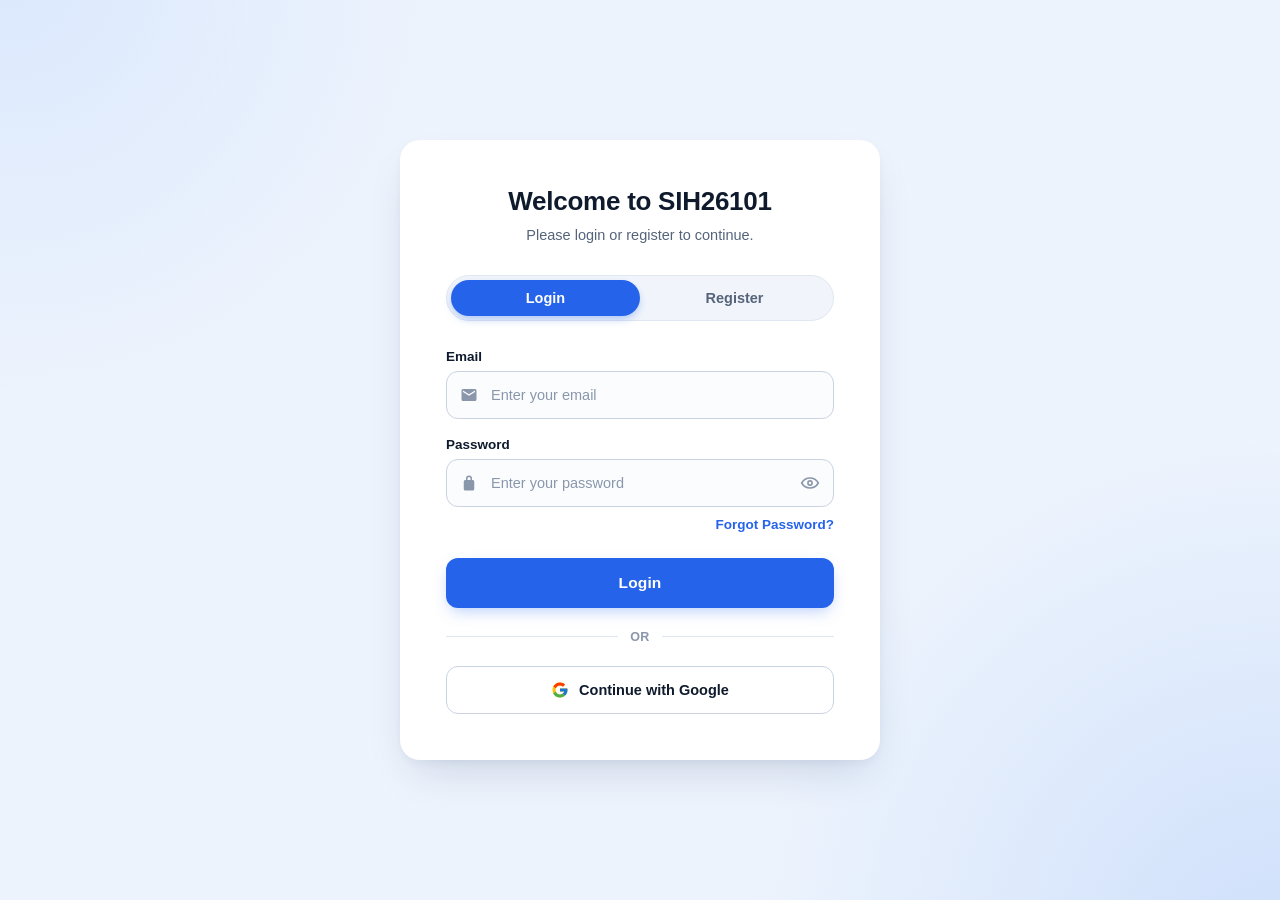
<file: index.html>
<!DOCTYPE html>
<html lang="en">
  <head>
    <meta charset="UTF-8">
    <meta http-equiv="X-UA-Compatible" content="IE=edge">
    <meta name="viewport" content="width=device-width, initial-scale=1.0">
    <title>SIH26101 — Authentication</title>
    <link rel="stylesheet" href="style.css">
    <script src="script.js" defer></script>
  </head>
  
  <body>        
    <main class="auth-page">
      <section class="form-container" aria-labelledby="auth-title">
        <h2 id="auth-title">Welcome to SIH26101</h2>
        <p id="auth-subtitle">Please login or register to continue.</p>
        
<!------------------------------------------------------------------LOGIN/REGISTER TOGGLE---------------------------------------------------------------------------------->
         
        <div class="auth-toggle" role="tablist" aria-label="Authentication mode">
            <!--Login-btn-->
          <button
            type="button"
            id="login-toggle"
            class="active"
            role="tab"
            aria-selected="true"
            aria-controls="login-form"
          >
            Login
          </button>
            <!--Register-btn-->
          <button
            type="button"
            id="register-toggle"
            role="tab"
            aria-selected="false"
            aria-controls="register-form"
          >
            Register
          </button>
        </div>
        
<!------------------------------------------------------------------LOGIN FORM---------------------------------------------------------------------------------->

        <form
          id="login-form"
          class="login-container"
          novalidate
          aria-label="Login form"
        >

        <!--Email Input-->
          <label for="login-email">Email</label>
          <div class="input-icon-wrapper">
            <input
              type="email"
              id="login-email"
              name="email"
              placeholder="Enter your email"
              autocomplete="email"
              required
              aria-describedby="login-email-error"
            />
            <svg class="input-icon" aria-hidden="true" viewBox="0 0 24 24">
              <path
                fill="currentColor"
                d="M20 4H4a2 2 0 0 0-2 2v12a2 2 0 0 0 2 2h16a2 2 0 0 0 2-2V6a2 2 0 0 0-2-2Zm0 4-8 5-8-5V6l8 5 8-5v2Z"
              />
            </svg>
            <span class="input-indicator" aria-hidden="true">
                <svg xmlns="http://www.w3.org/2000/svg" viewBox="0 0 24 24">
                    <path
                        d="M12 2C6.489 2 2 6.489 2 12s4.489 10 10 10 10-4.489 10-10S17.511 2 12 2Zm4.707 8.707-5 5A.996.996 0 0 1 11 16c-.256 0-.512-.098-.707-.293l-3-3a1 1 0 0 1 1.414-1.414L11 13.586l4.293-4.293a1 1 0 1 1 1.414 1.414Z"
                        fill="#40C057"
                    />
                </svg>
            </span>
          </div>

          <p id="login-email-error" class="field-error" aria-live="polite"></p>

          <!--Password Input-->
          <label for="login-password">Password</label>
          <div class="input-icon-wrapper">
            <input
              type="password"
              id="login-password"
              name="password"
              placeholder="Enter your password"
              autocomplete="current-password"
              required
              aria-describedby="login-password-error"
            />
            <svg class="input-icon" aria-hidden="true" viewBox="0 0 24 24">
              <path
                fill="currentColor"
                d="M17 8h-1V6a4 4 0 0 0-8 0v2H7a2 2 0 0 0-2 2v10a2 2 0 0 0 2 2h10a2 2 0 0 0 2-2V10a2 2 0 0 0-2-2Zm-7-2a2 2 0 0 1 4 0v2h-4V6Z"
              />
            </svg>
            <button
              type="button"
              class="password-toggle"
              data-target="login-password"
              aria-label="Show password"
              aria-pressed="false"
            >
                <svg aria-hidden="true" viewBox="0 0 24 24" width="20" height="20">
                    <path
                        fill="none"
                        stroke="currentColor"
                        stroke-width="2"
                        stroke-linecap="round"
                        stroke-linejoin="round"
                        d="M2 12s3.5-6 10-6 10 6 10 6-3.5 6-10 6S2 12 2 12Z"
                    />
                    <circle
                        cx="12"
                        cy="12"
                        r="2.5"
                        fill="none"
                        stroke="currentColor"
                        stroke-width="2"
                    />
                </svg>
          </div>
          <p id="login-password-error" class="field-error" aria-live="polite"></p>

          <div class="forgot-password-row">
            <a class="forgot-password" href="#forgot-password">Forgot Password?</a>
          </div>

          <button type="submit" id="login-btn">Login</button>

          <div class="auth-divider" aria-hidden="true">OR</div>

          <button type="button" class="google-btn" id="google-signin-btn">
            <span class="google-icon" aria-hidden="true">
                <svg
                    class="google-icon"
                    xmlns="http://www.w3.org/2000/svg"
                    viewBox="0 0 48 48"
                    aria-hidden="true"
                >
                    <path
                        fill="#FFC107"
                        d="M43.611 20.083H42V20H24v8h11.303C33.654 32.657 29.223 36 24 36c-6.627 0-12-5.373-12-12S17.373 12 24 12c3.059 0 5.842 1.154 7.961 3.039l5.657-5.657C34.046 6.053 29.268 4 24 4 12.955 4 4 12.955 4 24s8.955 20 20 20 20-8.955 20-20c0-1.341-.138-2.65-.389-3.917Z"
                    />
                    <path
                        fill="#FF3D00"
                        d="m6.306 14.691 6.571 4.819C14.655 15.108 18.961 12 24 12c3.059 0 5.842 1.154 7.961 3.039l5.657-5.657C34.046 6.053 29.268 4 24 4c-7.682 0-14.344 4.337-17.694 10.691Z"
                    />
                    <path
                        fill="#4CAF50"
                        d="M24 44c5.166 0 9.86-1.977 13.409-5.192l-6.19-5.238C29.211 35.091 26.715 36 24 36c-5.202 0-9.619-3.317-11.283-7.946l-6.522 5.025C9.505 39.556 16.227 44 24 44Z"
                    />
                    <path
                        fill="#1976D2"
                        d="M43.611 20.083H42V20H24v8h11.303a12.04 12.04 0 0 1-4.087 5.571l6.19 5.238C36.971 39.205 44 34 44 24c0-1.341-.138-2.65-.389-3.917Z"
                    />
                </svg>
            </span>
            Continue with Google
          </button>
        </form>
        
<!------------------------------------------------------------------REGISTER FORM---------------------------------------------------------------------------------->
        
        <form
          id="register-form"
          class="register-container hidden"
          novalidate
          aria-label="Registration form"
        >
        <!--Full Name Input-->
          <label for="register-name">Full Name</label>
          <div class="input-icon-wrapper">
            <input
              type="text"
              id="register-name"
              name="fullName"
              placeholder="Enter your full name"
              autocomplete="name"
              required
              aria-describedby="register-name-error"
            />
            <svg class="input-icon" aria-hidden="true" viewBox="0 0 24 24">
              <path
                fill="currentColor"
                d="M12 12a4 4 0 1 0 0-8 4 4 0 0 0 0 8Zm0 2c-4.42 0-8 2.01-8 4.5V20h16v-1.5c0-2.49-3.58-4.5-8-4.5Z"
              />
            </svg>
            <span class="input-indicator" aria-hidden="true">
                <svg xmlns="http://www.w3.org/2000/svg" viewBox="0 0 24 24">
                    <path
                        d="M12 2C6.489 2 2 6.489 2 12s4.489 10 10 10 10-4.489 10-10S17.511 2 12 2Zm4.707 8.707-5 5A.996.996 0 0 1 11 16c-.256 0-.512-.098-.707-.293l-3-3a1 1 0 0 1 1.414-1.414L11 13.586l4.293-4.293a1 1 0 1 1 1.414 1.414Z"
                        fill="#40C057"
                    />
                </svg>
            </span>
          </div>
          <p id="register-name-error" class="field-error" aria-live="polite"></p>

          <!--Email Input-->
          <label for="register-email">Email</label>
          <div class="input-icon-wrapper">
            <input
              type="email"
              id="register-email"
              name="email"
              placeholder="Enter your email"
              autocomplete="email"
              required
              disabled
              aria-describedby="register-email-error"
            />
            <svg class="input-icon" aria-hidden="true" viewBox="0 0 24 24">
              <path
                fill="currentColor"
                d="M20 4H4a2 2 0 0 0-2 2v12a2 2 0 0 0 2 2h16a2 2 0 0 0 2-2Zm0 4-8 5-8-5V6l8 5 8-5v2Z"
              />
            </svg>
            <span class="input-indicator" aria-hidden="true">
                    <svg xmlns="http://www.w3.org/2000/svg" viewBox="0 0 24 24">
                    <path
                        d="M12 2C6.489 2 2 6.489 2 12s4.489 10 10 10 10-4.489 10-10S17.511 2 12 2Zm4.707 8.707-5 5A.996.996 0 0 1 11 16c-.256 0-.512-.098-.707-.293l-3-3a1 1 0 0 1 1.414-1.414L11 13.586l4.293-4.293a1 1 0 1 1 1.414 1.414Z"
                        fill="#40C057"
                    />
                    </svg>
            </span>
          </div>
          <p id="register-email-error" class="field-error" aria-live="polite"></p>

          <!--Password Input-->
          <label for="register-password">Password</label>
          <div class="input-icon-wrapper">
            <input
              type="password"
              id="register-password"
              name="password"
              placeholder="Create a password"
              autocomplete="new-password"
              required
              disabled
              aria-describedby="register-password-error password-requirements"
            />
            <svg class="input-icon" aria-hidden="true" viewBox="0 0 24 24">
              <path
                fill="currentColor"
                d="M17 8h-1V6a4 4 0 0 0-8 0v2H7a2 2 0 0 0-2 2v10a2 2 0 0 0 2 2h10a2 2 0 0 0 2-2Zm-7-2a2 2 0 0 1 4 0v2h-4V6Z"
              />
            </svg>
            <button
              type="button"
              class="password-toggle"
              data-target="register-password"
              aria-label="Show password"
              aria-pressed="false"
            >
                <svg aria-hidden="true" viewBox="0 0 24 24" width="20" height="20">
                    <path
                        fill="none"
                        stroke="currentColor"
                        stroke-width="2"
                        stroke-linecap="round"
                        stroke-linejoin="round"
                        d="M2 12s3.5-6 10-6 10 6 10 6-3.5 6-10 6S2 12 2 12Z"
                    />
                    <circle
                        cx="12"
                        cy="12"
                        r="2.5"
                        fill="none"
                        stroke="currentColor"
                        stroke-width="2"
                    />
                </svg>
            </button>
          </div>
          <p id="register-password-error" class="field-error" aria-live="polite"></p>

          <ul id="password-requirements" class="password-requirements">
            <li data-requirement="minLength">At least 8 characters</li>
            <li data-requirement="uppercase">At least 1 uppercase letter</li>
            <li data-requirement="lowercase">At least 1 lowercase letter</li>
            <li data-requirement="number">At least 1 number</li>
            <li data-requirement="special">At least 1 special character</li>
          </ul>

          <!--Confirm Password Input-->
          <label for="register-confirm-password">Confirm Password</label>
          <div class="input-icon-wrapper">
            <input
              type="password"
              id="register-confirm-password"
              name="confirmPassword"
              placeholder="Confirm your password"
              autocomplete="new-password"
              required
              disabled
              aria-describedby="register-confirm-password-error"
            />
            <svg class="input-icon" aria-hidden="true" viewBox="0 0 24 24">
              <path
                fill="currentColor"
                d="M17 8h-1V6a4 4 0 0 0-8 0v2H7a2 2 0 0 0-2 2v10a2 2 0 0 0 2 2h10a2 2 0 0 0-2-2Zm-7-2a2 2 0 0 1 4 0v2h-4V6Z"
              />
            </svg>
            <button
              type="button"
              class="password-toggle"
              data-target="register-confirm-password"
              aria-label="Show password"
              aria-pressed="false"
            >
                <svg aria-hidden="true" viewBox="0 0 24 24" width="20" height="20">
                    <path
                        fill="none"
                        stroke="currentColor"
                        stroke-width="2"
                        stroke-linecap="round"
                        stroke-linejoin="round"
                        d="M2 12s3.5-6 10-6 10 6 10 6-3.5 6-10 6S2 12 2 12Z"
                    />
                    <circle
                        cx="12"
                        cy="12"
                        r="2.5"
                        fill="none"
                        stroke="currentColor"
                        stroke-width="2"
                    />
                </svg>
            </button>
          </div>
          <p
            id="register-confirm-password-error"
            class="field-error"
            aria-live="polite"
          ></p>

          <button type="submit" id="register-btn" disabled>Register</button>
        </form>
      </section>
    </main>
  </body>
</html>
</file>
<file: style.css>
/* ==========================================================================
   1. DESIGN TOKENS
   ========================================================================== */
:root {
  /* Brand / accent blues */
  --color-primary: #2563eb;
  --color-primary-dark: #1d4ed8;
  --color-primary-darker: #1e40af;
  --color-primary-light: #3b82f6;
  --color-primary-tint: #eff6ff;
  --color-primary-tint-strong: #dbeafe;

  /* Neutrals */
  --color-bg: #eef4fc;
  --color-card-bg: #ffffff;
  --color-text-primary: #0f1b2d;
  --color-text-secondary: #55647a;
  --color-text-muted: #8a97ab;
  --color-border: #e1e7f0;
  --color-border-strong: #c9d3e2;

  /* Semantic states */
  --color-success: #15803d;
  --color-success-bg: #f0fdf4;
  --color-success-border: #86efac;
  --color-error: #dc2626;
  --color-error-bg: #fef2f2;
  --color-error-border: #fca5a5;

  /* Disabled */
  --color-disabled-bg: #f3f5f8;
  --color-disabled-border: #e6e9ef;
  --color-disabled-text: #b0b8c4;

  /* Surfaces / shapes */
  --shape-blue-1: #cfe0fb;
  --shape-blue-2: #dbe8fd;

  /* Typography */
  --font-family-base: -apple-system, BlinkMacSystemFont, "Segoe UI", Roboto,
    "Helvetica Neue", Arial, "Noto Sans", sans-serif, "Apple Color Emoji",
    "Segoe UI Emoji";

  /* Radii */
  --radius-sm: 8px;
  --radius-md: 12px;
  --radius-lg: 20px;
  --radius-pill: 999px;

  /* Shadows */
  --shadow-card: 0 20px 45px -15px rgba(15, 40, 90, 0.18),
    0 4px 12px -4px rgba(15, 40, 90, 0.08);
  --shadow-btn: 0 6px 16px -4px rgba(37, 99, 235, 0.35);
  --shadow-btn-hover: 0 8px 20px -4px rgba(37, 99, 235, 0.45);

  /* Motion */
  --transition-fast: 160ms ease;
  --transition-base: 240ms cubic-bezier(0.4, 0, 0.2, 1);
  --transition-slow: 320ms cubic-bezier(0.4, 0, 0.2, 1);

  /* Card sizing */
  --card-max-width: 440px;
  --card-padding: 40px;
}


/* ==========================================================================
   2. RESET & BASE
   ========================================================================== */
*,
*::before,
*::after {
  box-sizing: border-box;
}

html {
  -webkit-text-size-adjust: 100%;
}

body {
  margin: 0;
  font-family: var(--font-family-base);
  color: var(--color-text-primary);
  background-color: var(--color-bg);
  -webkit-font-smoothing: antialiased;
  -moz-osx-font-smoothing: grayscale;
}

h2,
p {
  margin: 0;
}

button {
  font-family: inherit;
}

input {
  font-family: inherit;
}


/* ==========================================================================
   3. PAGE LAYOUT & BACKGROUND
   ========================================================================== */
.auth-page {
  position: relative;
  min-height: 100vh;
  width: 100%;
  display: flex;
  align-items: center;
  justify-content: center;
  overflow: hidden;
  padding: 24px;
  background-image: linear-gradient(rgba(234, 242, 255, 0.25), rgba(234, 242, 255, 0.25));
  background-position: center;
}

/* Subtle decorative background shapes, CSS only */
.auth-page::before,
.auth-page::after {
  content: "";
  position: absolute;
  border-radius: 50%;
  z-index: 0;
  pointer-events: none;
}

.auth-page::before {
  width: 520px;
  height: 520px;
  top: -220px;
  left: -180px;
  background: radial-gradient(
    circle at 30% 30%,
    var(--shape-blue-2) 0%,
    rgba(219, 232, 253, 0) 70%
  );
}

.auth-page::after {
  width: 620px;
  height: 620px;
  bottom: -280px;
  right: -220px;
  background: radial-gradient(
    circle at 70% 70%,
    var(--shape-blue-1) 0%,
    rgba(207, 224, 251, 0) 70%
  );
}


/* ==========================================================================
   4. AUTH CARD
   ========================================================================== */
.form-container {
  position: relative;
  z-index: 1;
  width: 100%;
  max-width: var(--card-max-width);
  background-color: var(--color-card-bg);
  border-radius: var(--radius-lg);
  box-shadow: var(--shadow-card);
  padding: var(--card-padding);
  display: flex;
  flex-direction: column;
}


/* ==========================================================================
   5. HEADER (TITLE / SUBTITLE)
   ========================================================================== */
#auth-title {
  font-size: 26px;
  font-weight: 700;
  letter-spacing: -0.01em;
  text-align: center;
  color: var(--color-text-primary);
}

#auth-subtitle {
  margin-top: 8px;
  font-size: 14.5px;
  line-height: 1.5;
  text-align: center;
  color: var(--color-text-secondary);
}


/* ==========================================================================
   6. LOGIN / REGISTER TOGGLE
   ========================================================================== */
.auth-toggle {
  position: relative;
  display: flex;
  margin-top: 28px;
  padding: 4px;
  background-color: #f1f5fb;
  border: 1px solid var(--color-border);
  border-radius: var(--radius-pill);
}

.auth-toggle button {
  position: relative;
  z-index: 1;
  flex: 1 1 50%;
  border: none;
  background: transparent;
  cursor: pointer;
  padding: 10px 16px;
  font-size: 14.5px;
  font-weight: 600;
  color: var(--color-text-secondary);
  border-radius: var(--radius-pill);
  transition: color var(--transition-base);
}

.auth-toggle button:focus-visible {
  outline: 2px solid var(--color-primary);
  outline-offset: 2px;
}

/* Sliding active indicator, built with pseudo-element on the wrapper */
.auth-toggle::before {
  content: "";
  position: absolute;
  top: 4px;
  left: 4px;
  width: calc(50% - 4px);
  height: calc(100% - 8px);
  background-color: var(--color-primary);
  border-radius: var(--radius-pill);
  box-shadow: 0 4px 10px -2px rgba(37, 99, 235, 0.4);
  transition: transform var(--transition-base);
}

.auth-toggle button#register-toggle.active ~ *,
.auth-toggle:has(#register-toggle.active)::before {
  transform: translateX(100%);
}

.auth-toggle button.active {
  color: #ffffff;
}

.auth-toggle button:not(.active):hover {
  color: var(--color-primary-dark);
}


/* ==========================================================================
   7. FORM LAYOUT & LABELS
   ========================================================================== */
.login-container,
.register-container {
  display: flex;
  flex-direction: column;
  margin-top: 28px;
  animation: form-enter var(--transition-slow);
}

.login-container.hidden,
.register-container.hidden {
  display: none;
}

.login-container label,
.register-container label {
  font-size: 13.5px;
  font-weight: 600;
  color: var(--color-text-primary);
  margin-bottom: 7px;
}

.login-container label:not(:first-child),
.register-container label:not(:first-child) {
  margin-top: 18px;
}


/* ==========================================================================
   8. INPUTS (BASE, ICONS, STATES)
   ========================================================================== */
.login-container input,
.register-container input {
  width: 100%;
  height: 48px;
  padding: 0 44px 0 44px;
  font-size: 15px;
  color: var(--color-text-primary);
  background-color: #fbfcfe;
  border: 1.5px solid var(--color-border-strong);
  border-radius: var(--radius-md);
  transition: border-color var(--transition-base),
    background-color var(--transition-base),
    box-shadow var(--transition-base);
}

.login-container input::placeholder,
.register-container input::placeholder {
  color: var(--color-text-muted);
  font-size: 14.5px;
}

/* Hover state */
.login-container input:hover,
.register-container input:hover {
  border-color: var(--color-primary-light);
}

/* Focus state */
.login-container input:focus,
.register-container input:focus {
  outline: none;
  border-color: var(--color-primary);
  background-color: #ffffff;
  box-shadow: 0 0 0 4px var(--color-primary-tint-strong);
}

/* Icon placeholders: inputs are expected to sit inside a wrapper that
   positions a leading icon. Space is reserved via left padding above.
   These utility classes style an icon element if/when markup provides one
   (e.g. <span class="input-icon">) without altering existing HTML. */
.input-icon-wrapper {
  position: relative;
}

.input-icon {
  position: absolute;
  left: 14px;
  top: 50%;
  transform: translateY(-50%);
  width: 18px;
  height: 18px;
  color: var(--color-text-muted);
  pointer-events: none;
  transition: color var(--transition-base);
}

.login-container input:focus ~ .input-icon,
.register-container input:focus ~ .input-icon {
  color: var(--color-primary);
}

/* Right-side space reserved for validation icons / password toggle */
.input-indicator {
  position: absolute;
  right: 14px;
  top: 50%;
  transform: translateY(-50%);
  width: 18px;
  height: 18px;
  display: flex;
  align-items: center;
  justify-content: center;
  color: var(--color-text-muted);
  transition: color var(--transition-base), opacity var(--transition-base);
}

.input-indicator {
  opacity: 0;
  pointer-events: none;
}

.input-indicator svg {
  width: 18px;
  height: 18px;
}

.input-icon-wrapper:has(input.valid) .input-indicator {
  opacity: 1;
}

/* -------------------- Validation state utility classes -------------------- */

/* Normal (default) — no override needed, base styles above apply */

/* Invalid / error */
.login-container input.invalid,
.register-container input.invalid,
.login-container input:invalid.touched,
.register-container input:invalid.touched {
  border-color: var(--color-error-border);
  background-color: var(--color-error-bg);
}

.login-container input.invalid:focus,
.register-container input.invalid:focus {
  border-color: var(--color-error);
  box-shadow: 0 0 0 4px rgba(220, 38, 38, 0.12);
}

/* Valid / success */
.login-container input.valid,
.register-container input.valid {
  border-color: var(--color-success-border);
  background-color: var(--color-success-bg);
}

.login-container input.valid:focus,
.register-container input.valid:focus {
  border-color: var(--color-success);
  box-shadow: 0 0 0 4px rgba(21, 128, 61, 0.12);
}

/* Disabled */
.login-container input:disabled,
.register-container input:disabled,
.login-container input.disabled,
.register-container input.disabled {
  background-color: var(--color-disabled-bg);
  border-color: var(--color-disabled-border);
  color: var(--color-disabled-text);
  cursor: not-allowed;
  box-shadow: none;
}

.login-container input:disabled::placeholder,
.register-container input:disabled::placeholder {
  color: var(--color-disabled-text);
}


/* ==========================================================================
   9. PASSWORD REQUIREMENTS
   ========================================================================== */
.password-requirements {
  list-style: none;
  margin: 10px 0 0 0;
  padding: 0;
  display: flex;
  flex-direction: column;
  gap: 6px;
}

.password-requirements li {
  display: flex;
  align-items: center;
  gap: 8px;
  font-size: 13px;
  color: var(--color-text-muted);
  transition: color var(--transition-base);
}

/* Check indicator dot/icon, neutral by default */
.password-requirements li::before {
  content: "";
  flex: 0 0 auto;
  width: 15px;
  height: 15px;
  border-radius: 50%;
  border: 1.5px solid var(--color-border-strong);
  background-color: transparent;
  transition: background-color var(--transition-base),
    border-color var(--transition-base);
}

/* Satisfied requirement */
.password-requirements li.met {
  color: var(--color-success);
}

.password-requirements li.met::before {
  border-color: var(--color-success);
  background-color: var(--color-success);
  background-image: url("data:image/svg+xml;charset=UTF-8,%3Csvg xmlns='http://www.w3.org/2000/svg' viewBox='0 0 16 16' fill='none'%3E%3Cpath d='M3.5 8.5L6.5 11.5L12.5 4.5' stroke='white' stroke-width='1.8' stroke-linecap='round' stroke-linejoin='round'/%3E%3C/svg%3E");
  background-repeat: no-repeat;
  background-position: center;
  background-size: 10px 10px;
}

/* Password input reflecting "all requirements met" success state */
#register-password.requirements-met {
  border-color: var(--color-success-border);
  background-color: var(--color-success-bg);
}

#register-password.requirements-met:focus {
  border-color: var(--color-success);
  box-shadow: 0 0 0 4px rgba(21, 128, 61, 0.12);
}


/* ==========================================================================
   10. PASSWORD TOGGLE (SHOW/HIDE) ICON
   ========================================================================== */
.password-toggle {
  position: absolute;
  right: 14px;
  top: 50%;
  transform: translateY(-50%);
  width: 20px;
  height: 20px;
  display: flex;
  align-items: center;
  justify-content: center;
  background: transparent;
  border: none;
  padding: 0;
  color: var(--color-text-muted);
  cursor: pointer;
  transition: color var(--transition-fast);
}

.password-toggle:hover {
  color: var(--color-primary);
}

.password-toggle:focus-visible {
  outline: 2px solid var(--color-primary);
  outline-offset: 2px;
  border-radius: 4px;
}


/* ==========================================================================
   11. BUTTONS (PRIMARY)
   ========================================================================== */
#login-btn,
#register-btn {
  width: 100%;
  height: 50px;
  margin-top: 26px;
  border: none;
  border-radius: var(--radius-md);
  background-color: var(--color-primary);
  color: #ffffff;
  font-size: 15.5px;
  font-weight: 600;
  letter-spacing: 0.01em;
  cursor: pointer;
  box-shadow: var(--shadow-btn);
  transition: background-color var(--transition-base),
    box-shadow var(--transition-base), transform var(--transition-fast);
}

#login-btn:hover,
#register-btn:hover {
  background-color: var(--color-primary-dark);
  box-shadow: var(--shadow-btn-hover);
}

#login-btn:active,
#register-btn:active {
  background-color: var(--color-primary-darker);
  transform: translateY(1px);
  box-shadow: 0 3px 10px -3px rgba(37, 99, 235, 0.4);
}

#login-btn:focus-visible,
#register-btn:focus-visible {
  outline: 2px solid var(--color-primary-darker);
  outline-offset: 3px;
}

#login-btn:disabled,
#register-btn:disabled {
  background-color: var(--color-disabled-border);
  color: var(--color-disabled-text);
  cursor: not-allowed;
  box-shadow: none;
  transform: none;
}

/* Loading state: apply class="loading" via JS alongside disabled button */
#login-btn.loading,
#register-btn.loading {
  color: transparent;
  pointer-events: none;
  position: relative;
}

#login-btn.loading::after,
#register-btn.loading::after {
  content: "";
  position: absolute;
  top: 50%;
  left: 50%;
  width: 20px;
  height: 20px;
  margin: -10px 0 0 -10px;
  border: 2.5px solid rgba(255, 255, 255, 0.4);
  border-top-color: #ffffff;
  border-radius: 50%;
  animation: btn-spin 700ms linear infinite;
}


/* ==========================================================================
   12. DIVIDER ("OR")
   ========================================================================== */
.auth-divider {
  display: flex;
  align-items: center;
  gap: 12px;
  margin: 22px 0;
  color: var(--color-text-muted);
  font-size: 12.5px;
  font-weight: 600;
  text-transform: uppercase;
  letter-spacing: 0.04em;
}

.auth-divider::before,
.auth-divider::after {
  content: "";
  flex: 1 1 auto;
  height: 1px;
  background-color: var(--color-border);
}


/* ==========================================================================
   13. GOOGLE SIGN-IN BUTTON
   ========================================================================== */
.google-btn {
  width: 100%;
  height: 48px;
  display: flex;
  align-items: center;
  justify-content: center;
  gap: 10px;
  background-color: #ffffff;
  border: 1.5px solid var(--color-border-strong);
  border-radius: var(--radius-md);
  color: var(--color-text-primary);
  font-size: 14.5px;
  font-weight: 600;
  cursor: pointer;
  transition: background-color var(--transition-fast),
    border-color var(--transition-fast), box-shadow var(--transition-fast);
}

.google-btn .google-icon {
  width: 18px;
  height: 18px;
  flex: 0 0 auto;
}

.google-btn:hover {
  background-color: #f8fafc;
  border-color: var(--color-border-strong);
  box-shadow: 0 2px 8px -2px rgba(15, 40, 90, 0.1);
}

.google-btn:active {
  background-color: #f1f5f9;
}

.google-btn:focus-visible {
  outline: 2px solid var(--color-primary);
  outline-offset: 2px;
}

.google-btn:disabled {
  background-color: var(--color-disabled-bg);
  border-color: var(--color-disabled-border);
  color: var(--color-disabled-text);
  cursor: not-allowed;
}


/* ==========================================================================
   14. LINKS
   ========================================================================== */
.auth-link,
.forgot-password {
  color: var(--color-primary);
  font-size: 13.5px;
  font-weight: 600;
  text-decoration: none;
  transition: color var(--transition-fast);
}

.auth-link:hover,
.forgot-password:hover {
  color: var(--color-primary-dark);
  text-decoration: underline;
}

.auth-link:focus-visible,
.forgot-password:focus-visible {
  outline: 2px solid var(--color-primary);
  outline-offset: 2px;
  border-radius: 3px;
}

.forgot-password-row {
  display: flex;
  justify-content: flex-end;
  margin-top: 10px;
}


/* ==========================================================================
   15. FORM TRANSITION ANIMATION
   ========================================================================== */
@keyframes form-enter {
  from {
    opacity: 0;
    transform: translateY(6px);
  }
  to {
    opacity: 1;
    transform: translateY(0);
  }
}

@keyframes btn-spin {
  to {
    transform: rotate(360deg);
  }
}


/* ==========================================================================
   16. RESPONSIVE MEDIA QUERIES
   ========================================================================== */

/* Small mobile phones (< 380px) */
@media (max-width: 379px) {
  .auth-page {
    padding: 14px;
  }

  .form-container {
    max-width: 100%;
    padding: 26px 20px;
    border-radius: var(--radius-md);
  }

  #auth-title {
    font-size: 21px;
  }

  #auth-subtitle {
    font-size: 13px;
  }

  .login-container input,
  .register-container input {
    height: 44px;
    font-size: 14px;
    padding-left: 40px;
    padding-right: 40px;
  }

  #login-btn,
  #register-btn,
  .google-btn {
    height: 46px;
    font-size: 14.5px;
  }
}

/* Large mobile phones (380px – 575px) */
@media (min-width: 380px) and (max-width: 575px) {
  .form-container {
    max-width: 100%;
    padding: 32px 22px;
  }

  #auth-title {
    font-size: 23px;
  }
}

/* Tablets (576px – 900px) */
@media (min-width: 576px) and (max-width: 900px) {
  .form-container {
    max-width: 480px;
    padding: 44px;
  }

  #auth-title {
    font-size: 27px;
  }

  .login-container input,
  .register-container input {
    height: 50px;
  }
}

/* Laptops (901px – 1279px) */
@media (min-width: 901px) and (max-width: 1279px) {
  .form-container {
    max-width: 460px;
  }
}

/* Large desktop monitors (>= 1280px) */
@media (min-width: 1280px) {
  .form-container {
    max-width: 480px;
    padding: 46px;
  }

  .auth-page::before {
    width: 640px;
    height: 640px;
  }

  .auth-page::after {
    width: 760px;
    height: 760px;
  }
}

/* Touch devices: ensure comfortable tap targets */
@media (hover: none) and (pointer: coarse) {
  .auth-toggle button,
  #login-btn,
  #register-btn,
  .google-btn,
  .password-toggle {
    min-height: 44px;
  }
}


/* ==========================================================================
   17. ACCESSIBILITY HELPERS
   ========================================================================== */

/* Respect reduced motion preference */
@media (prefers-reduced-motion: reduce) {
  *,
  *::before,
  *::after {
    animation-duration: 0.01ms !important;
    animation-iteration-count: 1 !important;
    transition-duration: 0.01ms !important;
    scroll-behavior: auto !important;
  }
}

/* Ensure any focusable element inside the card always has a visible ring */
.form-container :focus-visible {
  outline: 2px solid var(--color-primary);
  outline-offset: 2px;
}

/* Screen-reader only helper text (e.g. for validation messages) */
.sr-only {
  position: absolute;
  width: 1px;
  height: 1px;
  padding: 0;
  margin: -1px;
  overflow: hidden;
  clip: rect(0, 0, 0, 0);
  white-space: nowrap;
  border: 0;
}

/* Successful authentication notice */
.auth-success-notice {
  position: fixed;
  inset: 0;
  z-index: 50;
  display: grid;
  place-items: center;
  padding: 24px;
  background: rgba(15, 23, 42, 0.28);
  opacity: 0;
  pointer-events: none;
  transition: opacity 220ms ease;
}

.auth-success-notice.visible { opacity: 1; }

.auth-success-card {
  width: min(100%, 380px);
  padding: 26px 28px;
  text-align: center;
  background: #fff;
  border: 1px solid rgba(64, 192, 87, 0.34);
  border-radius: 18px;
  box-shadow: 0 20px 48px rgba(15, 23, 42, 0.2);
  transform: translateY(10px) scale(0.98);
  transition: transform 220ms ease;
}

.auth-success-notice.visible .auth-success-card {
  transform: translateY(0) scale(1);
}

.auth-success-icon {
  display: grid;
  place-items: center;
  width: 42px;
  height: 42px;
  margin: 0 auto 13px;
  color: #fff;
  background: #2f9e44;
  border-radius: 50%;
  font-size: 21px;
  font-weight: 800;
}

.auth-success-card strong {
  display: block;
  color: #1f2937;
  font-size: 18px;
}

.auth-success-card p {
  margin: 8px 0 0;
  color: #667085;
  font-size: 14px;
  line-height: 1.5;
}
</file>
<file: onboarding.css>
/* =========================================================
   CareerPath — Onboarding Styles
   ========================================================= */

:root {
  /* Color tokens */
  --color-bg: #F5F7FA;
  --color-surface: #FFFFFF;
  --color-ink: #12151A;
  --color-ink-soft: #5B6570;
  --color-ink-faint: #98A2AC;
  --color-border: #E4E8EC;
  --color-border-soft: #EDF0F3;

  --color-progress-bg: #DCEFFC;   /* light sky blue */
  --color-progress-bg-2: #E9F5FD;
  --color-progress-border: #10131a60; /* dark black border */
  --color-fill: #10131A;          /* progress bar fill */

  --color-green: #2E9B57;
  --color-green-strong: #1F8A47;
  --color-green-bg: #EAF9EF;
  --color-green-border: #34B25E;

  --color-muted-bg: #EEF0F2;
  --color-muted-text: #A3ACB4;

  /* Type */
  --font-display: 'Fraunces', Georgia, serif;
  --font-body: 'Inter', -apple-system, BlinkMacSystemFont, 'Segoe UI', sans-serif;

  /* Radii */
  --radius-lg: 22px;
  --radius-md: 16px;
  --radius-sm: 11px;
  --radius-pill: 999px;

  /* Motion */
  --ease-standard: cubic-bezier(.4, 0, .2, 1);
  --dur-select: 220ms;
  --dur-question: 380ms;
  --dur-plant: 600ms;

  /* Layout */
  --shell-max: 1220px;
}

@media (prefers-reduced-motion: reduce) {
  *, *::before, *::after {
    animation-duration: 0.001ms !important;
    transition-duration: 0.001ms !important;
  }
}

* { box-sizing: border-box; }

html, body {
  margin: 0;
  padding: 0;
  background: whitesmoke;
  color: var(--color-ink);
  font-family: var(--font-body);
  -webkit-font-smoothing: antialiased;
  overflow-x: hidden;
}

button {
  font-family: inherit;
}

:focus-visible {
  outline: 2px solid #1D6FE0;
  outline-offset: 2px;
  border-radius: 6px;
}

/* =========================================================
   SHELL
   ========================================================= */

.app-shell {
  max-width: var(--shell-max);
  margin: 0 auto;
  padding: 28px 32px 60px;
}

/* Header */
.app-header {
  display: flex;
  align-items: center;
  justify-content: space-between;
  padding: 6px 4px 26px;
}

.brand {
  display: flex;
  align-items: center;
  gap: 10px;
}

.brand-mark {
  width: 28px;
  height: 28px;
  border-radius: 8px;
  background: var(--color-ink);
  display: flex;
  align-items: center;
  justify-content: center;
  flex-shrink: 0;
}

.brand-name {
  font-family: var(--font-display);
  font-weight: 600;
  font-size: 19px;
  letter-spacing: -0.01em;
}

.sign-out {
  display: inline-flex;
  align-items: center;
  gap: 7px;
  background: transparent;
  border: 1px solid var(--color-border);
  color: var(--color-ink-soft);
  padding: 8px 14px;
  border-radius: var(--radius-pill);
  font-size: 13.5px;
  font-weight: 500;
  cursor: pointer;
  transition: border-color 180ms var(--ease-standard), color 180ms var(--ease-standard), background 180ms var(--ease-standard);
}
.sign-out:hover {
  border-color: var(--color-ink);
  color: var(--color-ink);
  background: var(--color-surface);
}

/* Body grid */
.app-body {
  display: grid;
  grid-template-columns: 224px minmax(0, 1fr) 240px;
  gap: 28px;
  align-items: start;
}

/* =========================================================
   JOURNEY SIDEBAR (desktop)
   ========================================================= */

.journey-sidebar {
  position: sticky;
  top: 28px;
  padding: 4px 4px 4px 2px;
}

.journey-title {
  font-family: var(--font-body);
  font-size: 13px;
  font-weight: 700;
  color: var(--color-ink);
  margin: 0 0 20px;
}

.journey-list {
  list-style: none;
  margin: 0;
  padding: 0;
  position: relative;
}

.journey-item {
  position: relative;
  display: flex;
  gap: 12px;
  padding-bottom: 26px;
}

.journey-item::before {
  /* connecting line */
  content: "";
  position: absolute;
  left: 11px;
  top: 26px;
  bottom: 0;
  width: 2px;
  background: var(--color-border);
}

.journey-item:last-child::before { display: none; }

.journey-item.completed::before { background: var(--color-green-border); }

.journey-node {
  flex-shrink: 0;
  width: 23px;
  height: 23px;
  border-radius: 50%;
  display: flex;
  align-items: center;
  justify-content: center;
  font-size: 11.5px;
  font-weight: 700;
  background: var(--color-muted-bg);
  color: var(--color-muted-text);
  border: 1.5px solid var(--color-border);
  transition: background 220ms var(--ease-standard), color 220ms var(--ease-standard), border-color 220ms var(--ease-standard);
  z-index: 1;
}

.journey-item.current .journey-node {
  background: var(--color-ink);
  border-color: var(--color-ink);
  color: #fff;
}

.journey-item.completed .journey-node {
  background: var(--color-green);
  border-color: var(--color-green);
  color: #fff;
}

.journey-text { padding-top: 1px; }

.journey-label {
  display: block;
  font-size: 13.5px;
  font-weight: 600;
  color: var(--color-ink-faint);
  transition: color 220ms var(--ease-standard);
}

.journey-item.current .journey-label,
.journey-item.completed .journey-label {
  color: var(--color-ink);
}

.journey-desc {
  display: block;
  font-size: 12px;
  color: var(--color-ink-faint);
  margin-top: 2px;
  line-height: 1.4;
  max-width: 150px;
}

.journey-quote {
  font-family: var(--font-display);
  font-style: italic;
  font-size: 13.5px;
  line-height: 1.5;
  color: var(--color-ink-soft);
  border-top: 1px solid var(--color-border-soft);
  padding-top: 20px;
  margin-top: 8px;
  max-width: 180px;
}

/* =========================================================
   PROGRESS CARD
   ========================================================= */

.progress-card {
  background: linear-gradient(180deg, var(--color-progress-bg) 0%, var(--color-progress-bg-2) 100%);
  border: 1.6px solid var(--color-progress-border);
  border-radius: var(--radius-lg);
  padding: 22px 24px 18px;
  margin-bottom: 20px;
}

.progress-top {
  display: flex;
  align-items: flex-start;
  justify-content: space-between;
  gap: 12px;
  margin-bottom: 14px;
}

.progress-heading {
  display: flex;
  flex-direction: column;
  gap: 3px;
}

.progress-title {
  font-family: var(--font-display);
  font-size: 18px;
  font-weight: 600;
  color: var(--color-ink);
}

.progress-sub {
  font-size: 12.5px;
  color: var(--color-ink-soft);
}

.progress-plant-cluster {
  display: flex;
  align-items: center;
  gap: 10px;
  flex-shrink: 0;
}

.progress-percent {
  font-family: var(--font-display);
  font-size: 24px;
  font-weight: 600;
  color: var(--color-ink);
  min-width: 3ch;
  text-align: right;
  font-variant-numeric: tabular-nums;
}

.plant-holder {
  display: flex;
  align-items: flex-end;
  justify-content: center;
}
.plant-holder--sm { width: 40px; height: 40px; }
.plant-holder--lg { width: 96px; height: 130px; margin-bottom: 14px; }

.progress-track {
  position: relative;
  height: 9px;
  border-radius: var(--radius-pill);
  background: rgba(16, 19, 26, 0.12);
  overflow: hidden;
  margin-bottom: 16px;
}

.progress-fill {
  position: absolute;
  inset: 0 auto 0 0;
  width: 0%;
  background: var(--color-fill);
  border-radius: var(--radius-pill);
  transition: width 550ms var(--ease-standard);
}

.milestones {
  list-style: none;
  display: flex;
  flex-wrap: wrap;
  align-items: center;
  gap: 6px 4px;
  margin: 0;
  padding: 0;
}

.milestone {
  display: flex;
  align-items: center;
  gap: 5px;
  font-size: 11.5px;
  font-weight: 600;
  color: var(--color-ink-faint);
  padding: 3px 8px 3px 3px;
  border-radius: var(--radius-pill);
  transition: color 220ms var(--ease-standard);
}

.milestone:not(:last-child)::after {
  content: "";
  width: 12px;
  height: 1px;
  background: rgba(16,19,26,0.18);
  margin-left: 6px;
}

.milestone-dot {
  width: 17px;
  height: 17px;
  border-radius: 50%;
  background: var(--color-surface);
  border: 1.4px solid var(--color-border-soft);
  color: var(--color-ink-faint);
  display: flex;
  align-items: center;
  justify-content: center;
  font-size: 9.5px;
  font-weight: 700;
  transition: background 220ms var(--ease-standard), color 220ms var(--ease-standard), border-color 220ms var(--ease-standard);
}

.milestone.current { color: var(--color-ink); }
.milestone.current .milestone-dot {
  background: var(--color-ink);
  border-color: var(--color-ink);
  color: #fff;
}

.milestone.completed { color: var(--color-ink); }
.milestone.completed .milestone-dot {
  background: var(--color-green);
  border-color: var(--color-green);
  color: #fff;
}

/* =========================================================
   QUESTION VIEWPORT
   ========================================================= */

.question-viewport {
  position: relative;
  background: var(--color-surface);
  border: 1px solid var(--color-border);
  border-radius: var(--radius-lg);
  padding: 30px 30px 26px;
  min-height: 380px;
  overflow: hidden;
}

.question-panel {
  transition: transform var(--dur-question) var(--ease-standard), opacity var(--dur-question) var(--ease-standard);
  transform: translateX(0);
  opacity: 1;
}

.question-panel.exit-left  { transform: translateX(-36px); opacity: 0; }
.question-panel.exit-right { transform: translateX(36px);  opacity: 0; }
.question-panel.enter-from-right { transform: translateX(36px);  opacity: 0; }
.question-panel.enter-from-left  { transform: translateX(-36px); opacity: 0; }

.stage-eyebrow {
  display: flex;
  align-items: center;
  gap: 7px;
  font-size: 12px;
  font-weight: 700;
  letter-spacing: 0.04em;
  color: var(--color-ink-soft);
  margin-bottom: 14px;
}

.stage-eyebrow .dot {
  width: 6px;
  height: 6px;
  border-radius: 50%;
  background: var(--color-green);
  flex-shrink: 0;
}

.question-title {
  font-family: var(--font-display);
  font-size: 27px;
  line-height: 1.25;
  font-weight: 600;
  margin: 0 0 10px;
  max-width: 34ch;
}

.question-subtext {
  font-size: 14.5px;
  color: var(--color-ink-soft);
  margin: 0 0 22px;
  max-width: 46ch;
  line-height: 1.5;
}

.limit-hint {
  font-size: 12.5px;
  color: var(--color-ink-faint);
  margin: -12px 0 16px;
}

/* Answer options grid */
.options-grid {
  display: grid;
  grid-template-columns: 1fr 1fr;
  gap: 10px;
}

.option-card {
  display: flex;
  align-items: center;
  gap: 12px;
  width: 100%;
  text-align: left;
  padding: 13px 14px;
  border-radius: var(--radius-md);
  border: 1.4px solid var(--color-border);
  background: var(--color-surface);
  cursor: pointer;
  transition:
    background-color var(--dur-select) ease,
    border-color var(--dur-select) ease,
    transform var(--dur-select) ease,
    box-shadow var(--dur-select) ease;
}

.option-card:hover {
  border-color: #C7CDD3;
  transform: translateY(-1px);
}

.option-card:active { transform: translateY(0); }

.option-card.selected {
  background: var(--color-green-bg);
  border-color: var(--color-green-border);
  box-shadow: 0 2px 10px rgba(46, 155, 87, 0.12);
}

.option-icon {
  width: 30px;
  height: 30px;
  border-radius: 9px;
  background: var(--color-muted-bg);
  display: flex;
  align-items: center;
  justify-content: center;
  font-size: 14.5px;
  flex-shrink: 0;
  transition: background-color var(--dur-select) ease;
}

.option-card.selected .option-icon {
  background: rgba(46, 155, 87, 0.16);
}

.option-label {
  flex: 1;
  font-size: 14px;
  font-weight: 500;
  color: var(--color-ink);
  line-height: 1.35;
}

.option-selector {
  width: 20px;
  height: 20px;
  border-radius: 50%;
  border: 1.6px solid #C7CDD3;
  flex-shrink: 0;
  display: flex;
  align-items: center;
  justify-content: center;
  background: var(--color-surface);
  transition: background-color var(--dur-select) ease, border-color var(--dur-select) ease;
}

.option-card.selected .option-selector {
  background: var(--color-green);
  border-color: var(--color-green);
}

.option-selector svg {
  opacity: 0;
  transform: scale(0.6);
  transition: opacity var(--dur-select) ease, transform var(--dur-select) ease;
}

.option-card.selected .option-selector svg {
  opacity: 1;
  transform: scale(1);
}

/* =========================================================
   NAV CONTROLS
   ========================================================= */

.nav-controls {
  display: flex;
  align-items: center;
  justify-content: space-between;
  margin-top: 18px;
}

.btn {
  display: inline-flex;
  align-items: center;
  gap: 8px;
  font-size: 13.5px;
  font-weight: 600;
  padding: 11px 18px;
  border-radius: var(--radius-pill);
  border: none;
  cursor: pointer;
  transition: background-color 200ms ease, color 200ms ease, opacity 200ms ease, transform 120ms ease;
}

.btn:active { transform: translateY(1px); }

.btn-back {
  background: var(--color-surface);
  color: var(--color-ink);
  border: 1.4px solid var(--color-border);
}
.btn-back:hover { border-color: var(--color-ink); }
.btn-back:disabled {
  opacity: 0.4;
  cursor: not-allowed;
}
.btn-back[hidden] { visibility: hidden; }

.btn-continue {
  background: var(--color-muted-bg);
  color: var(--color-muted-text);
  cursor: not-allowed;
}

.btn-continue:not(:disabled) {
  background: var(--color-ink);
  color: #fff;
  cursor: pointer;
}
.btn-continue:not(:disabled):hover { background: #2A2E36; }

/* =========================================================
   RIGHT VISUAL PANEL
   ========================================================= */

.visual-panel {
  position: sticky;
  top: 28px;
}

.visual-panel-inner {
  display: flex;
  flex-direction: column;
  align-items: center;
  text-align: center;
  padding: 30px 18px;
}

.visual-caption {
  font-family: var(--font-display);
  font-style: italic;
  font-size: 14.5px;
  line-height: 1.5;
  color: var(--color-ink-soft);
  max-width: 20ch;
  margin: 0;
}

/* =========================================================
   COMPLETION SCREEN
   ========================================================= */

.completion-panel {
  text-align: left;
  padding-top: 18px;
}

.completion-emoji {
  font-size: 34px;
  margin-bottom: 10px;
  display: block;
}

.completion-title {
  font-family: var(--font-display);
  font-size: 27px;
  font-weight: 600;
  margin: 0 0 10px;
}

.completion-text {
  font-size: 14.5px;
  color: var(--color-ink-soft);
  max-width: 48ch;
  line-height: 1.55;
  margin: 0 0 26px;
}

.completion-buttons {
  display: flex;
  flex-wrap: wrap;
  gap: 10px;
}

.btn-dashboard {
  background: var(--color-ink);
  color: #fff;
}
.btn-dashboard:hover { background: #2A2E36; }

.btn-review {
  background: var(--color-surface);
  color: var(--color-ink);
  border: 1.4px solid var(--color-border);
}
.btn-review:hover { border-color: var(--color-ink); }

/* =========================================================
   PLANT SVG — growth states
   ========================================================= */

.plant-visual .plant-stem {
  transition: y2 var(--dur-plant) var(--ease-standard);
}

.plant-visual .plant-leaf {
  transform-box: fill-box;
  transform-origin: bottom center;
  opacity: 0;
  transform: scale(0.3);
  transition: opacity var(--dur-plant) var(--ease-standard), transform var(--dur-plant) var(--ease-standard);
}

.plant-visual .plant-bud {
  opacity: 0;
  transform: scale(0.3);
  transform-box: fill-box;
  transform-origin: center;
  transition: opacity var(--dur-plant) var(--ease-standard), transform var(--dur-plant) var(--ease-standard);
}

.plant-visual .plant-crown {
  opacity: 0;
  transform: scale(0.4);
  transform-box: fill-box;
  transform-origin: center;
  transition: opacity var(--dur-plant) var(--ease-standard), transform var(--dur-plant) var(--ease-standard);
}

.plant-visual[data-stage="1"] .leaf-1,
.plant-visual[data-stage="2"] .leaf-1,
.plant-visual[data-stage="3"] .leaf-1,
.plant-visual[data-stage="4"] .leaf-1,
.plant-visual[data-stage="5"] .leaf-1 { opacity: 1; transform: scale(1); }

.plant-visual[data-stage="2"] .leaf-2,
.plant-visual[data-stage="3"] .leaf-2,
.plant-visual[data-stage="4"] .leaf-2,
.plant-visual[data-stage="5"] .leaf-2 { opacity: 1; transform: scale(1); }

.plant-visual[data-stage="3"] .leaf-3,
.plant-visual[data-stage="4"] .leaf-3,
.plant-visual[data-stage="5"] .leaf-3 { opacity: 1; transform: scale(1); }

.plant-visual[data-stage="4"] .leaf-4,
.plant-visual[data-stage="5"] .leaf-4 { opacity: 1; transform: scale(1); }

.plant-visual[data-stage="4"] .plant-bud,
.plant-visual[data-stage="5"] .plant-bud { opacity: 1; transform: scale(1); }

.plant-visual[data-stage="5"] .plant-crown { opacity: 1; transform: scale(1); }
.plant-visual[data-stage="5"] .plant-bud { opacity: 0; }

/* =========================================================
   TOAST
   ========================================================= */

.toast {
  position: fixed;
  left: 50%;
  bottom: 26px;
  transform: translate(-50%, 12px);
  background: var(--color-ink);
  color: #fff;
  font-size: 13px;
  font-weight: 500;
  padding: 11px 18px;
  border-radius: var(--radius-pill);
  opacity: 0;
  pointer-events: none;
  transition: opacity 220ms ease, transform 220ms ease;
  z-index: 50;
  max-width: 90vw;
  text-align: center;
}

.toast.visible {
  opacity: 1;
  transform: translate(-50%, 0);
}

/* =========================================================
   RESPONSIVE
   ========================================================= */

@media (max-width: 1079px) {
  .app-body {
    grid-template-columns: 1fr;
  }
  .journey-sidebar,
  .visual-panel {
    display: none;
  }
  .app-shell {
    padding: 20px 18px 48px;
  }
}

@media (max-width: 620px) {
  .app-shell { padding: 16px 14px 40px; }

  .app-header { padding: 2px 2px 18px; }
  .brand-name { font-size: 17px; }
  .sign-out { padding: 7px 11px; font-size: 12.5px; }

  .progress-card { padding: 16px 16px 14px; border-radius: var(--radius-md); }
  .progress-title { font-size: 15.5px; }
  .progress-sub { font-size: 11.5px; }
  .progress-percent { font-size: 19px; }
  .plant-holder--sm { width: 32px; height: 32px; }
  .progress-top { margin-bottom: 12px; }

  .milestone { font-size: 10px; padding: 2px 5px 2px 2px; }
  .milestone-dot { width: 15px; height: 15px; font-size: 8.5px; }
  .milestone:not(:last-child)::after { width: 6px; margin-left: 3px; }

  .question-viewport { padding: 20px 16px 18px; min-height: 0; border-radius: var(--radius-md); }
  .question-title { font-size: 21px; }
  .question-subtext { font-size: 13.5px; margin-bottom: 18px; }

  .options-grid { grid-template-columns: 1fr; }

  .option-card { padding: 12px; }
  .option-label { font-size: 13.5px; }

  .nav-controls { margin-top: 14px; }
  .btn { padding: 10px 16px; font-size: 13px; }

  .completion-title { font-size: 21px; }
  .completion-buttons { flex-direction: column; }
  .completion-buttons .btn { width: 100%; justify-content: center; }
}

@media (min-width: 621px) and (max-width: 1079px) {
  .app-shell { max-width: 640px; }
}
</file>
<file: result.css>
:root {
  --ink: #12151a;
  --ink-soft: #5b6570;
  --border: #e4e8ec;
  --surface: #ffffff;
  --green: #2e9b57;
  --green-bg: #eaf9ef;
  --green-border: #34b25e;
}

* { box-sizing: border-box; }

body {
  margin: 0;
  min-height: 100vh;
  display: grid;
  place-items: center;
  padding: 24px;
  background: #f5f7fa;
  color: var(--ink);
  font-family: Inter, -apple-system, BlinkMacSystemFont, "Segoe UI", sans-serif;
}

.result-shell { width: min(100%, 680px); }

.result-card {
  padding: clamp(26px, 6vw, 48px);
  background: var(--surface);
  border: 1px solid var(--border);
  border-radius: 22px;
  box-shadow: 0 16px 42px rgba(18, 21, 26, 0.08);
}

.eyebrow,
.section-label {
  display: block;
  color: var(--ink-soft);
  font-size: 12px;
  font-weight: 700;
  letter-spacing: 0.07em;
  text-transform: uppercase;
}

.eyebrow { margin: 0 0 12px; }

h1 {
  margin: 0;
  font-family: Fraunces, Georgia, serif;
  font-size: clamp(28px, 6vw, 42px);
  font-weight: 600;
  line-height: 1.14;
}

.intro {
  margin: 14px 0 30px;
  color: var(--ink-soft);
  font-size: 15px;
  line-height: 1.55;
}

.result-section { margin-top: 24px; }

.competency-section {
  padding: 18px 20px;
  background: var(--green-bg);
  border: 1px solid var(--green-border);
  border-radius: 16px;
}

.competency-level {
  display: block;
  margin-top: 7px;
  color: var(--green);
  font-family: Fraunces, Georgia, serif;
  font-size: 29px;
  font-weight: 600;
}

.tool-list {
  display: grid;
  gap: 9px;
  margin: 14px 0 0;
  padding: 0;
  list-style: none;
}

.tool-list li {
  padding: 13px 15px;
  border: 1px solid var(--border);
  border-radius: 12px;
  font-size: 14px;
  font-weight: 600;
}

.tool-list li::before {
  margin-right: 9px;
  color: var(--green);
  content: "✓";
}

.tool-list .tool-list-empty {
  color: var(--ink-soft);
  background: #f8fbf9;
  border-style: dashed;
  font-weight: 500;
  line-height: 1.5;
}

.result-actions {
  display: flex;
  flex-wrap: wrap;
  gap: 10px;
  margin-top: 32px;
}

.button {
  padding: 11px 17px;
  border-radius: 999px;
  font: inherit;
  font-size: 13px;
  font-weight: 700;
  cursor: pointer;
}

.button-primary { border: 1px solid var(--ink); background: var(--ink); color: #fff; }
.button-secondary { border: 1px solid var(--border); background: #fff; color: var(--ink); }
.button:hover { transform: translateY(-1px); }
.button:focus-visible { outline: 3px solid #9fc5f4; outline-offset: 3px; }

@media (max-width: 480px) {
  body { padding: 14px; }
  .result-actions .button { width: 100%; }
}
</file>
